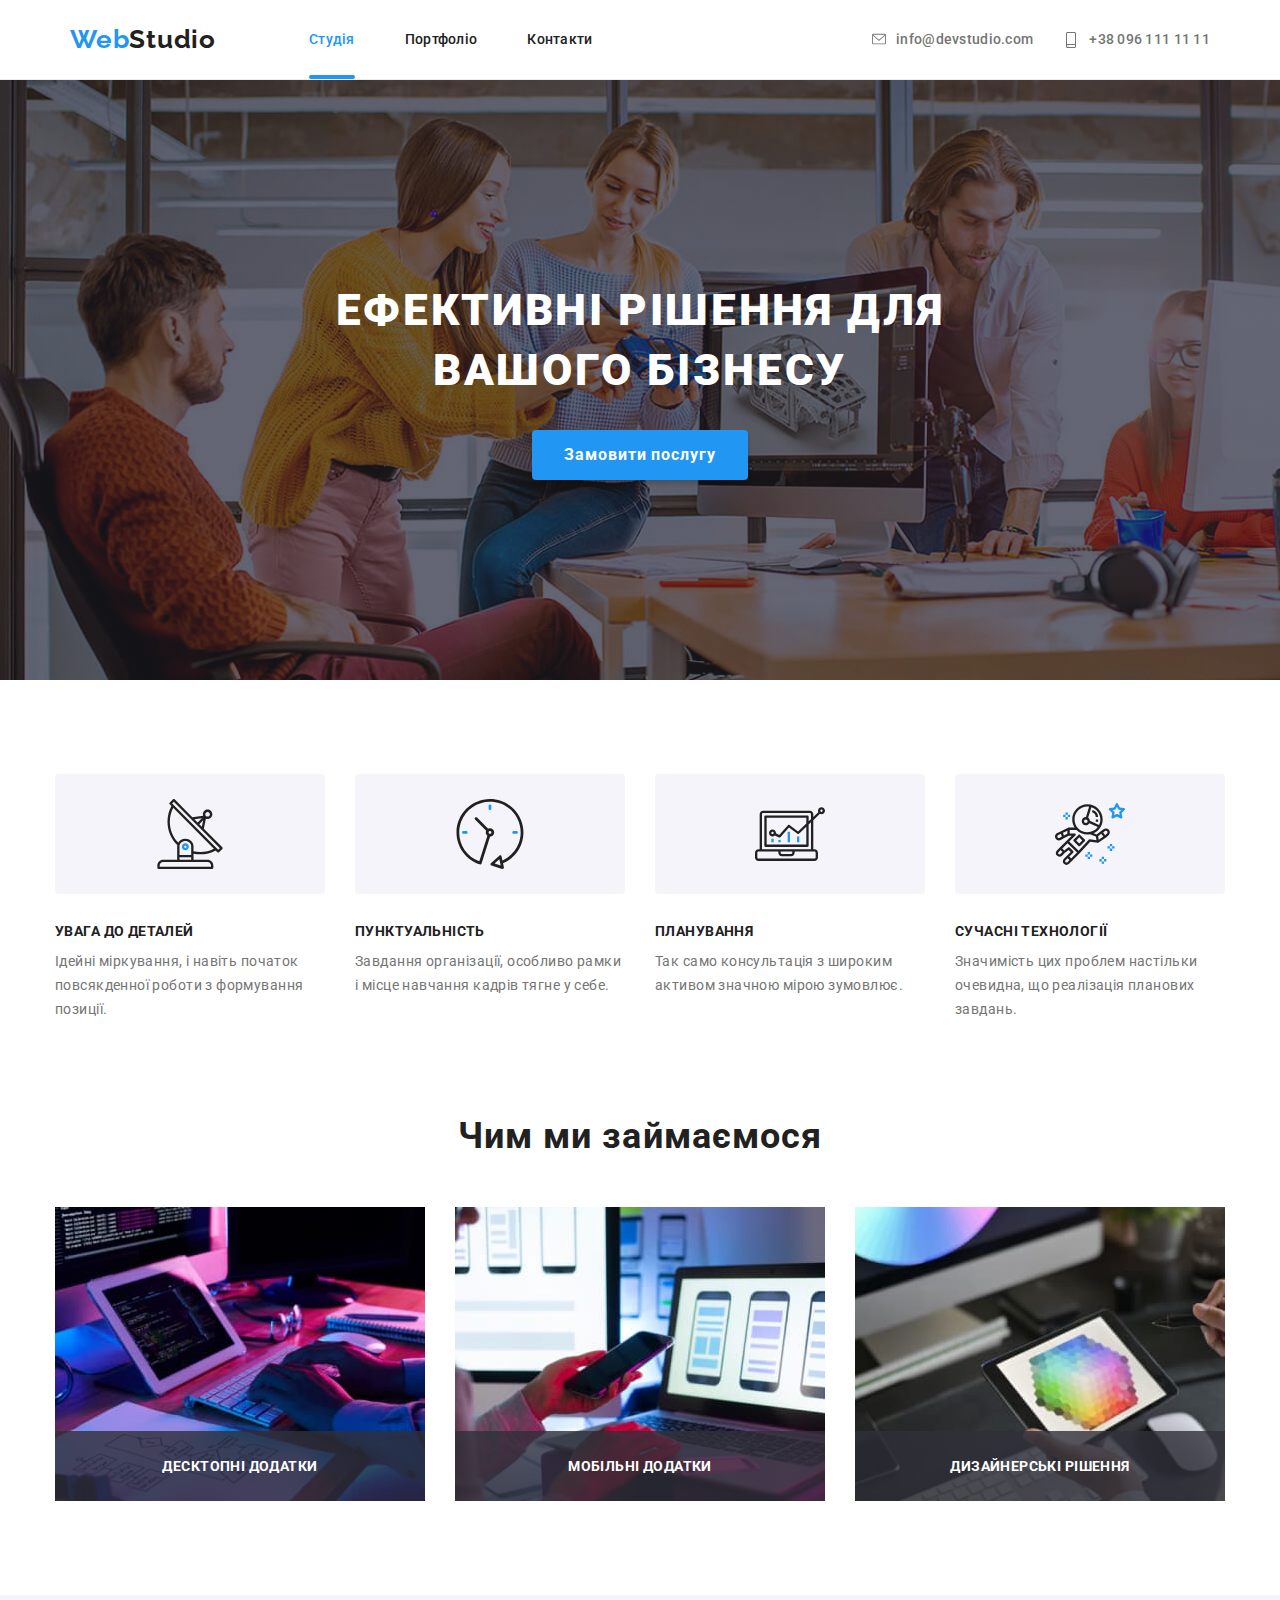
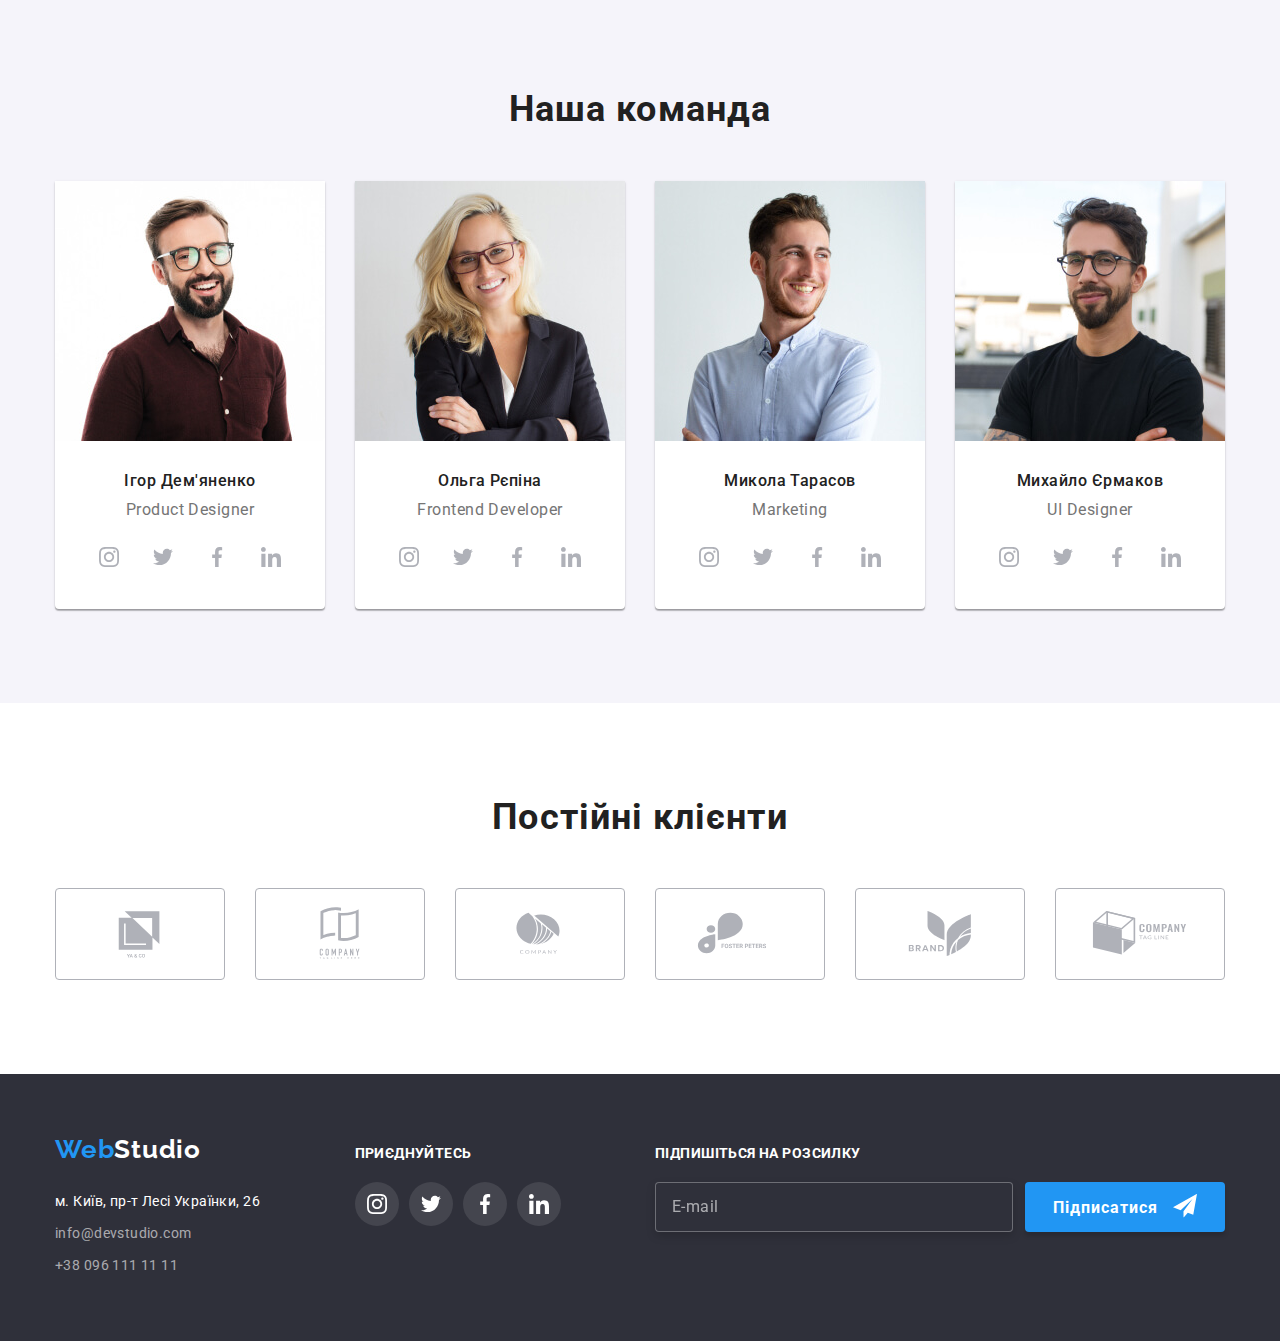
<file: index.html>
<!DOCTYPE html>
<html lang="uk">
<head>
    <meta charset="UTF-8">
    <meta http-equiv="X-UA-Compatible" content="IE=edge">
    <meta name="viewport" content="width=device-width, initial-scale=1.0">
    <title>Document</title>
    <link rel="stylesheet" href="./css/modern-normalize.css">
    <link rel="stylesheet" href="./css/main.min.css">
    <link href="https://fonts.googleapis.com/css2?family=Raleway:wght@700&family=Roboto:wght@400;500;700;900&display=swap" rel="stylesheet">
</head>
<body>

    <!--header-->
    <header class="header">
        <div class="container">
        <div class="header__mobile">
            <a class="mobile__logo" href="index.html"> <span class="mobile__leftlogo">Web</span>Studio</a>
                <button class="header__btn menu-btn">
                    <svg width="25" height="25" aria-label="open">
                        <use class="menu-btn__menu" href="./images/symbol.svg#icon-menu"></use>
                        <use class="menu-btn__close" href="./images/symbol.svg#icon-close"></use>
                    </svg>
                </button>
                <div class="mobile-menu">
                    <nav class="mobile__nav">
                        <ul class="mobile__list">
                            <li class="mobile__item"><a class="mobile__link mobile__link--current" href="index.html">Студія</a></li>
                            <li class="mobile__item"><a class="mobile__link" href="portfolio.html">Портфоліо</a></li>
                            <li class="mobile__item"><a class="mobile__link" href="">Контакти</a></li>
                        </ul>
                    </nav>
                
                    <div>
                    <ul class="mobile__contacts">
                        <li class="mobile__item"><a class="mobile__tel" href="tel:+380961111111">+38 096 111 11 11</a></li>
                        <li class="mobile__item"><a class="mobile__mail" href="mailto:example@gmail.com">example@gmail.com</a></li>
                    </ul>
    
                    <ul class="social-links list">
                        <li class="social-links__item"><a class="social-links__link" href="">Instagram</a></li>
                        <li class="social-links__item"><a class="social-links__link" href="">Twitter</a></li>
                        <li class="social-links__item"><a class="social-links__link" href="">Facebook</a></li>
                        <li class="social-links__item"><a class="social-links__link" href="">LinkedIn</a></li>
                    </ul>
                    </div>
                </div>
            </div>

        <div class="container header__section">
            <a class="header__logo" href="/index.html">
                <span class="header__leftlogo">Web</span>Studio</a>
            <nav class="header__nav">
                <ul class="nav__list list">
                    <li class="header__item"> <a class="header__link header__link--current" href="index.html">Студія</a></li>
                    <li class="header__item"> <a class="header__link " href="./portfolio.html" >Портфоліо</a></li>
                    <li class="header__item"> <a class="header__link " href="index.html">Контакти</a></li>
                </ul>
            </nav>
                <ul class="header__contact ">
                    <li class="contact__item"><a class="contact__icon" href="mailto:info@devstudio.com" target="_blank"
                        rel="noopener noreferrer"> <svg width="14" height="14">
                        <use href="./images/symbol.svg#icon-envelope"></use></svg>info@devstudio.com</a>
                    </li>
                    <li class="contact__item"> <a class="contact__icon" href="tel:+38096111111" target="_blank" 
                        rel="noopener noreferrer"> <svg width="16" height="16">
                        <use href="./images/symbol.svg#icon-smartphone"></use></svg>+38 096 111 11 11</a>
                    </li>
                </ul>
        </div>
        </div>
    </header>



    <!-- Hero -->


    <main>
        <section class="hero">
            <div class="container hero__section">
                <h1 class="hero__titel">Ефективні рішення для <br/> вашого бізнесу</h1>
                <button data-modal-open class="hero__button" type="button">Замовити послугу</button>
            </div>
        </section>
        

        <section class="about section">
            <div class="container">
                <h2 class="visually-hidden">Про нас</h2>

                <ul class="about__list list">
                    <li class="about__item"> 
                        <div class="about__icon">
                            <svg class="about__svg" width="70" height="70">
                                <use href="./images/symbol.svg#icon-antena"></use>
                            </svg>
                        </div>
                        <h3 class="about__titel">Увага до деталей</h3> 
                        <p class="about__text">Ідейні міркування, і навіть початок повсякденної роботи з формування позиції.</p> 
                    </li>
                    <li class="about__item">
                        <div class="about__icon">
                            <svg class="about__svg" width="70" height="70">
                                <use href="./images/symbol.svg#icon-clock"></use>
                            </svg>
                        </div> 
                        <h3 class="about__titel">Пунктуальність</h3> 
                        <p class="about__text">Завдання організації, особливо рамки і місце навчання кадрів тягне у себе.</p> 
                    </li>
                    <li class="about__item">
                        <div class="about__icon">
                            <svg class="about__svg" width="70" height="70">
                                <use href="./images/symbol.svg#icon-diagram"></use>
                            </svg>
                        </div> 
                        <h3 class="about__titel">Планування</h3> 
                        <p class="about__text">Так само консультація з широким активом значною мірою зумовлює.</p> 
                    </li>
                    <li class="about__item">
                        <div class="about__icon">
                            <svg class="about__svg" width="70" height="70">
                                <use href="./images/symbol.svg#icon-astronaut"></use>
                            </svg>
                        </div> 
                        <h3 class="about__titel">Сучасні технологіЇ</h3> 
                        <p class="about__texts">Значимість цих проблем настільки очевидна, що реалізація планових завдань.</p> 
                    </li>
                </ul>
            </div>
        </section>
   





        <section class="product section">
            <div class="container">
                <h2 class="product__titel">Чим ми займаємося</h2>
                <ul class="product__list list">
                    <li class="product__item">
                        <img src="./images/img.jpg" alt="Плануй" width="370" />
                        <div class="product__side">
                            <h3 class="side__title">Десктопні додатки</h3>
                        </div>
                    </li>
                    <li class="product__item">
                        <img src="./images/img1.jpg" alt="Розроби" width="370" />
                        <div class="product__side">
                            <h3 class="side__title">Мобільні додатки</h3>
                        </div>
                    </li>
                    <li class="product__item">
                        <img src="./images/img2.jpg" alt="Використовуй" width="370" />
                        <div class="product__side">
                            <h3 class="side__title">Дизайнерські рішення</h3>
                        </div>
                    </li>
                </ul>
            </div>
        </section>
   



        <section class="team section">
            <div class="container">
                <h2 class="team__titel">Наша команда</h2>
                <ul class="team__list list">
                    <li class="team__item">

                        <picture>
                            <source srcset="./images/team/prod-designer-mob.jpg 1x, ./images/team/prod-designer-mob@x2.jpg 2x" 
                            type="image/jpeg"
                            media="(max-width: 767px)"
                            />
                            <source srcset="./images/team/prod-designer-tab.jpg 1x, ./images/team/prod-designer-tab@x2.jpg 2x" 
                            type="image/jpeg"
                            media="(max-width: 1199px)"
                            />
                            <source srcset="./images/team/prod-designer-desk.jpg 1x, ./images/team/prod-designer-desk@x2.jpg 2x" 
                            type="image/jpeg"
                            media="(min-width: 1200px)"
                            />
                            <img src="./images/img3.jpg" alt="Розробник1" />
                        </picture>

                        <div class="team__person">
                            <h3 class="team__name">Ігор Дем'яненко</h3>
                            <p class="team__post">Product Designer</p>
                            <ul class="team__icons ">
                                <li>
                                    <a class="team__link" href="https://www.instagram.com/" aria-label="Instagram">
                                        <svg class="team__social" width="20" height="20">
                                            <use href="./images/symbol.svg#icon-instagram"></use>
                                        </svg>
                                    </a>
                                </li>
                                <li>
                                    <a class="team__link" href="https://twitter.com/" aria-label="Twitter">
                                        <svg class="team__social" width="20" height="20">
                                            <use href="./images/symbol.svg#icon-twitter"></use>
                                        </svg>
                                    </a>
                                </li>
                                <li>
                                    <a class="team__link" href="https://www.facebook.com/" aria-label="Facebook">
                                        <svg class="team__social" width="20" height="20">
                                            <use href="./images/symbol.svg#icon-facebook"></use>
                                        </svg>
                                    </a>
                                </li>
                                <li>
                                    <a class="team__link" href="https://ua.linkedin.com/" aria-label="LinkedIn">
                                        <svg class="team__social" width="20" height="20">
                                            <use href="./images/symbol.svg#icon-linkedin"></use>
                                        </svg>
                                    </a>
                                </li>
                            </ul>
                        </div>
                    </li>
                    <li class="team__item">

                        <picture>
                            <source srcset="./images/team/front-dev-mob.jpg 1x, ./images/team/front-dev-mob@x2.jpg 2x" 
                            type="image/jpeg"
                            media="(max-width: 767px)"
                            />
                            <source srcset="./images/team/front-dev-tab.jpg 1x, ./images/team/front-dev-tab@x2.jpg 2x" 
                            type="image/jpeg"
                            media="(max-width: 1199px)"
                            />

                            <source srcset="./images/team/front-dev-desk.jpg 1x, ./images/team/front-dev-desk@x2.jpg 2x" 
                            type="image/jpeg"
                            media="(min-width: 1200px)"
                            />

                            <!-- <source srcset="./images/team/front-dev-desk.jpg 1x, ./images/team/front-dev-desk@x2.jpg 2x" 
                            type="image/jpeg"
                            media="(min-width: 1200px)"
                            /> -->
                            <img src="./images/img4.jpg" alt="Розробник2"  />
                        </picture>

                        
                        <div class="team__person">
                            <h3 class="team__name">Ольга Рєпіна</h3>
                            <p class="team__post">Frontend Developer</p>
                            <ul class="team__icons list">
                                <li>
                                    <a class="team__link" href="https://www.instagram.com/" aria-label="Instagram">
                                        <svg class="team__social" width="20" height="20">
                                            <use href="./images/symbol.svg#icon-instagram"></use>
                                        </svg>
                                    </a>
                                </li>
                                <li>
                                    <a class="team__link" href="https://twitter.com/" aria-label="Twitter">
                                        <svg class="team__social" width="20" height="20">
                                            <use href="./images/symbol.svg#icon-twitter"></use>
                                        </svg>
                                    </a>
                                </li>
                                <li>
                                    <a class="team__link" href="https://www.facebook.com/" aria-label="Facebook">
                                        <svg class="team__social" width="20" height="20">
                                            <use href="./images/symbol.svg#icon-facebook"></use>
                                        </svg>
                                    </a>
                                </li>
                                <li>
                                    <a class="team__link" href="https://ua.linkedin.com/" aria-label="LinkedIn">
                                        <svg class="team__social" width="20" height="20">
                                            <use href="./images/symbol.svg#icon-linkedin"></use>
                                        </svg>
                                    </a>
                                </li>
                            </ul>
                        </div>
                    </li>
                    <li class="team__item">

                        <picture>
                            <source srcset="./images/team/marketing-mob.jpg 1x, ./images/team/marketing-mob@x2.jpg 2x" 
                            type="image/jpeg"
                            media="(max-width: 767px)"
                            />
                            <source srcset="./images/team/marketing-tab.jpg 1x, ./images/team/marketing-tab@x2.jpg 2x" 
                            type="image/jpeg"
                            media="(max-width: 1199px)"
                            />
                            <source srcset="./images/team/marketing-desk.jpg 1x, ./images/team/marketing-desk@x2.jpg 2x" 
                            type="image/jpeg"
                            media="(min-width: 1200px)"
                            />
                            <img src="./images/img5.jpg" alt="Розробник3"  />
                        </picture>

                        
                        <div class="team__person">
                            <h3 class="team__name">Микола Тарасов</h3>
                            <p class="team__post">Marketing</p>
                            <ul class="team__icons list">
                                <li>
                                    <a class="team__link" href="https://www.instagram.com/" aria-label="Instagram">
                                        <svg class="team__social" width="20" height="20">
                                            <use href="./images/symbol.svg#icon-instagram"></use>
                                        </svg>
                                    </a>
                                </li>
                                <li>
                                    <a class="team__link" href="https://twitter.com/" aria-label="Twitter">
                                        <svg class="team__social" width="20" height="20">
                                            <use href="./images/symbol.svg#icon-twitter"></use>
                                        </svg>
                                    </a>
                                </li>
                                <li>
                                    <a class="team__link" href="https://www.facebook.com/" aria-label="Facebook">
                                        <svg class="team__social" width="20" height="20">
                                            <use href="./images/symbol.svg#icon-facebook"></use>
                                        </svg>
                                    </a>
                                </li>
                                <li>
                                    <a class="team__link" href="https://ua.linkedin.com/" aria-label="LinkedIn">
                                        <svg class="team__social" width="20" height="20">
                                            <use href="./images/symbol.svg#icon-linkedin"></use>
                                        </svg>
                                    </a>
                                </li>
                            </ul>
                        </div>
                    </li>
                    <li class="team__item">

                        <picture>
                            <source srcset="./images/team/UI-des-mob.jpg 1x, ./images/team/UI-des-mob@x2.jpg 2x" 
                            type="image/jpeg"
                            media="(max-width: 767px)"
                            />
                            <source srcset="./images/team/UI-des-tab.jpg 1x, ./images/team/UI-des-tab@x2.jpg 2x" 
                            type="image/jpeg"
                            media="(max-width: 1199px)"
                            />
                            <source srcset="./images/team/UI-des-desk.jpg 1x, ./images/team/UI-des-desk@x2.jpg 2x" 
                            type="image/jpeg"
                            media="(min-width: 1200px)"
                            />
                            <img src="./images/img6.jpg" alt="Розробник4" />
                        </picture>

                        
                        <div class="team__person">
                            <h3 class="team__name">Михайло Єрмаков</h3>
                            <p class="team__post">UI Designer</p>
                            <ul class="team__icons list">
                                <li>
                                    <a class="team__link" href="https://www.instagram.com/" aria-label="Instagram">
                                        <svg class="team__social" width="20" height="20">
                                            <use href="./images/symbol.svg#icon-instagram"></use>
                                        </svg>
                                    </a>
                                </li>
                                <li>
                                    <a class="team__link" href="https://twitter.com/" aria-label="Twitter">
                                        <svg class="team__social" width="20" height="20">
                                            <use href="./images/symbol.svg#icon-twitter"></use>
                                        </svg>
                                    </a>
                                </li>
                                <li>
                                    <a class="team__link" href="https://www.facebook.com/" aria-label="Facebook">
                                        <svg class="team__social" width="20" height="20">
                                            <use href="./images/symbol.svg#icon-facebook"></use>
                                        </svg>
                                    </a>
                                </li>
                                <li>
                                    <a class="team__link" href="https://ua.linkedin.com/" aria-label="LinkedIn">
                                        <svg class="team__social" width="20" height="20">
                                            <use href="./images/symbol.svg#icon-linkedin"></use>
                                        </svg>
                                    </a>
                                </li>
                            </ul>
                        </div>
                    </li>
                </ul>
            </div>
        </section>

    




        <section class="clients section">
            <div class="container">
            <h2 class="clients__titel">Постійні клієнти</h2>
                <ul class="clients__list list">
                    <li class="clients__item">
                        <a class="clients__link" href="#" aria-label="Company1">
                        <svg class="clients__icon" width="106" height="60">
                            <use href="./images/symbol.svg#icon-Logo1"></use>
                        </svg>
                        </a>
                    </li>
                    <li class="clients__item">
                        <a class="clients__link" href="#" aria-label="Company2">
                            <svg class="clients__icon" width="106" height="60">
                                <use href="./images/symbol.svg#icon-Logo2"></use>
                            </svg>
                        </a>
                    </li>
                    <li class="clients__item">
                        <a class="clients__link" href="#" aria-label="Company3">
                            <svg class="clients__icon" width="106" height="60">
                                <use href="./images/symbol.svg#icon-Logo3"></use>
                            </svg>
                        </a>
                    </li>
                    <li class="clients__item">
                        <a class="clients__link" href="#" aria-label="Company4">
                            <svg class="clients__icon" width="106" height="60">
                                <use href="./images/symbol.svg#icon-Logo4"></use>
                            </svg>
                        </a>
                    </li>
                    <li class="clients__item">
                        <a class="clients__link" href="#" aria-label="Company5">
                            <svg class="clients__icon" width="106" height="60">
                                <use href="./images/symbol.svg#icon-Logo5"></use>
                            </svg>
                        </a>
                    </li>
                    <li class="clients__item">
                        <a class="clients__link" href="#" aria-label="Company6">
                            <svg class="clients__icon" width="106" height="60">
                                <use href="./images/symbol.svg#icon-Logo6"></use>
                            </svg>
                        </a>
                    </li>
                </ul>
            </div>
        </section>
    </main>

   



    <footer class="footer">
        <div class="container footer__section">
            
            <div class="div-info">
                <div class="div-logo">
                <a class="footer__logo" href="/index.html">
                    <span class="footer__leftlogo">Web</span><span class="footer__rightlogo">Studio</span>
                </a>
                </div>
                <address class="footer__list"> 
                    <a class="footer__link footer__address" href="https://goo.gl/maps/TMibXyuG7LxRnU1eA" target="_blank" rel="noopener noreferrer">м. Київ, пр-т Лесі Українки, 26</a><br>
                    <a class="footer__link footer__email" href="mailto:info@devstudio.com">info@devstudio.com</a><br>
                    <a class="footer__link footer__phone" href="tel:+380961111111">+38 096 111 11 11</a>
                </address>
            </div>
        

            <div class="social__footer">
                <h4 class="social__title">приєднуйтесь</h4>
                <ul class="social__list list">
                    <li>
                        <a class="social__link" href="https://www.instagram.com/lavashyk_official/" aria-label="Instagram">
                        <svg class="social__icon" width="20" height="20">
                            <use href="./images/symbol.svg#icon-instagram"></use>
                        </svg>
                        </a>
                    </li>
                    <li>
                        <a class="social__link" href="https://twitter.com/" aria-label="Twitter">
                        <svg class="social__icon" width="20" height="20">
                            <use href="./images/symbol.svg#icon-twitter"></use>
                        </svg>
                        </a>
                    </li>
                    <li>
                        <a class="social__link" href="https://www.facebook.com/" aria-label="Facebook">
                        <svg class="social__icon" width="20" height="20">
                            <use href="./images/symbol.svg#icon-facebook"></use>
                        </svg>
                        </a>
                    </li>
                    <li>
                        <a class="social__link" href="https://ua.linkedin.com/" aria-label="LinkedIn">
                        <svg class="social__icon" width="20" height="20">
                            <use href="./images/symbol.svg#icon-linkedin"></use>
                        </svg>
                        </a>
                    </li>
                </ul>
            </div>
            <div class="div__subscribe">
                <h4 class="social__title">Підпишіться на розсилку</h4>
                <form class="form__subscribe">
                    <input class="form__input" type="email" name="email" placeholder="E-mail" id="email">
                    <button class="button-subscribe" type="submit">Підписатися
                        <svg class="form__icon" width="24" height="24">
                            <use href="./images/symbol.svg#icon-send"></use>
                        </svg>
                    </button>
                </form>
            </div>
        </div>
    </footer>

    



    <!-- Modal -->

    <div class="background is-hidden" data-modal>
        <div class="modal">
            <button class="button__close" data-modal-close>
                <svg class="icon__close" width="11" height="11">
                    <use href="./images/symbol.svg#icon-close"></use>
                </svg>
            </button>
            <p class="modal__titel">Залиште свої дані, ми вам передзвонимо</p>
            <form class="modal__form">
                <div class="form__group">
                    <label class="modal__contact" for="name">Ім'я</label>
                    <input class="modal__input" type="text" name="name" id="name">
                    <svg class="modal__icon" width="18" height="18">
                        <use href="./images/symbol.svg#icon-person-black"></use>
                    </svg>
                </div>
                <div class="form__group">
                    <label class="modal__contact" for="phone">Телефон</label>
                    <input class="modal__input" type="tel" name="phone" id="phone">
                    <svg class="modal__icon" width="18" height="18">
                        <use href="./images/symbol.svg#icon-phone-black"></use>
                    </svg>
                </div>
                <div class="form__group">
                    <label class="modal__contact" for="mail">Пошта</label>
                    <input class="modal__input" type="email" name="mail" id="mail">
                    <svg class="modal__icon" width="18" height="18">
                        <use href="./images/symbol.svg#icon-email-black"></use>
                    </svg>
                </div>
                <div class="form__area">
                    <label class="modal__contact" for="comment">Коментар</label>
                    <textarea class="modal__textarea" name="comment" id="comment" placeholder="Введіть текст"></textarea>
                </div>
                <div class="form__checkbox">
                    <label class="label__accept" for="accept">
                        <span class="modal__square">
                            <input class="modal__checkbox" type="checkbox" name="accept" id="accept">
                            <svg class="icon__check" width="16" height="15">
                                <use href="./images/symbol.svg#icon-check"></use>
                            </svg>
                        </span>
                        <span class="modal__bottom-text">Погоджуюся з розсилкою та приймаю</span>
                    </label>
                    <a class="checkbox__link" href="#">Умови договору</a>
                </div>
                <button class="button__form" type="submit">Відправити</button>
            </form>
        </div>
    </div>

    <!-- Modal end -->

    <script src="./js/modal.js"></script>
    <script src="./js/mob-menu.js"></script>
</body>
</html>
</file>
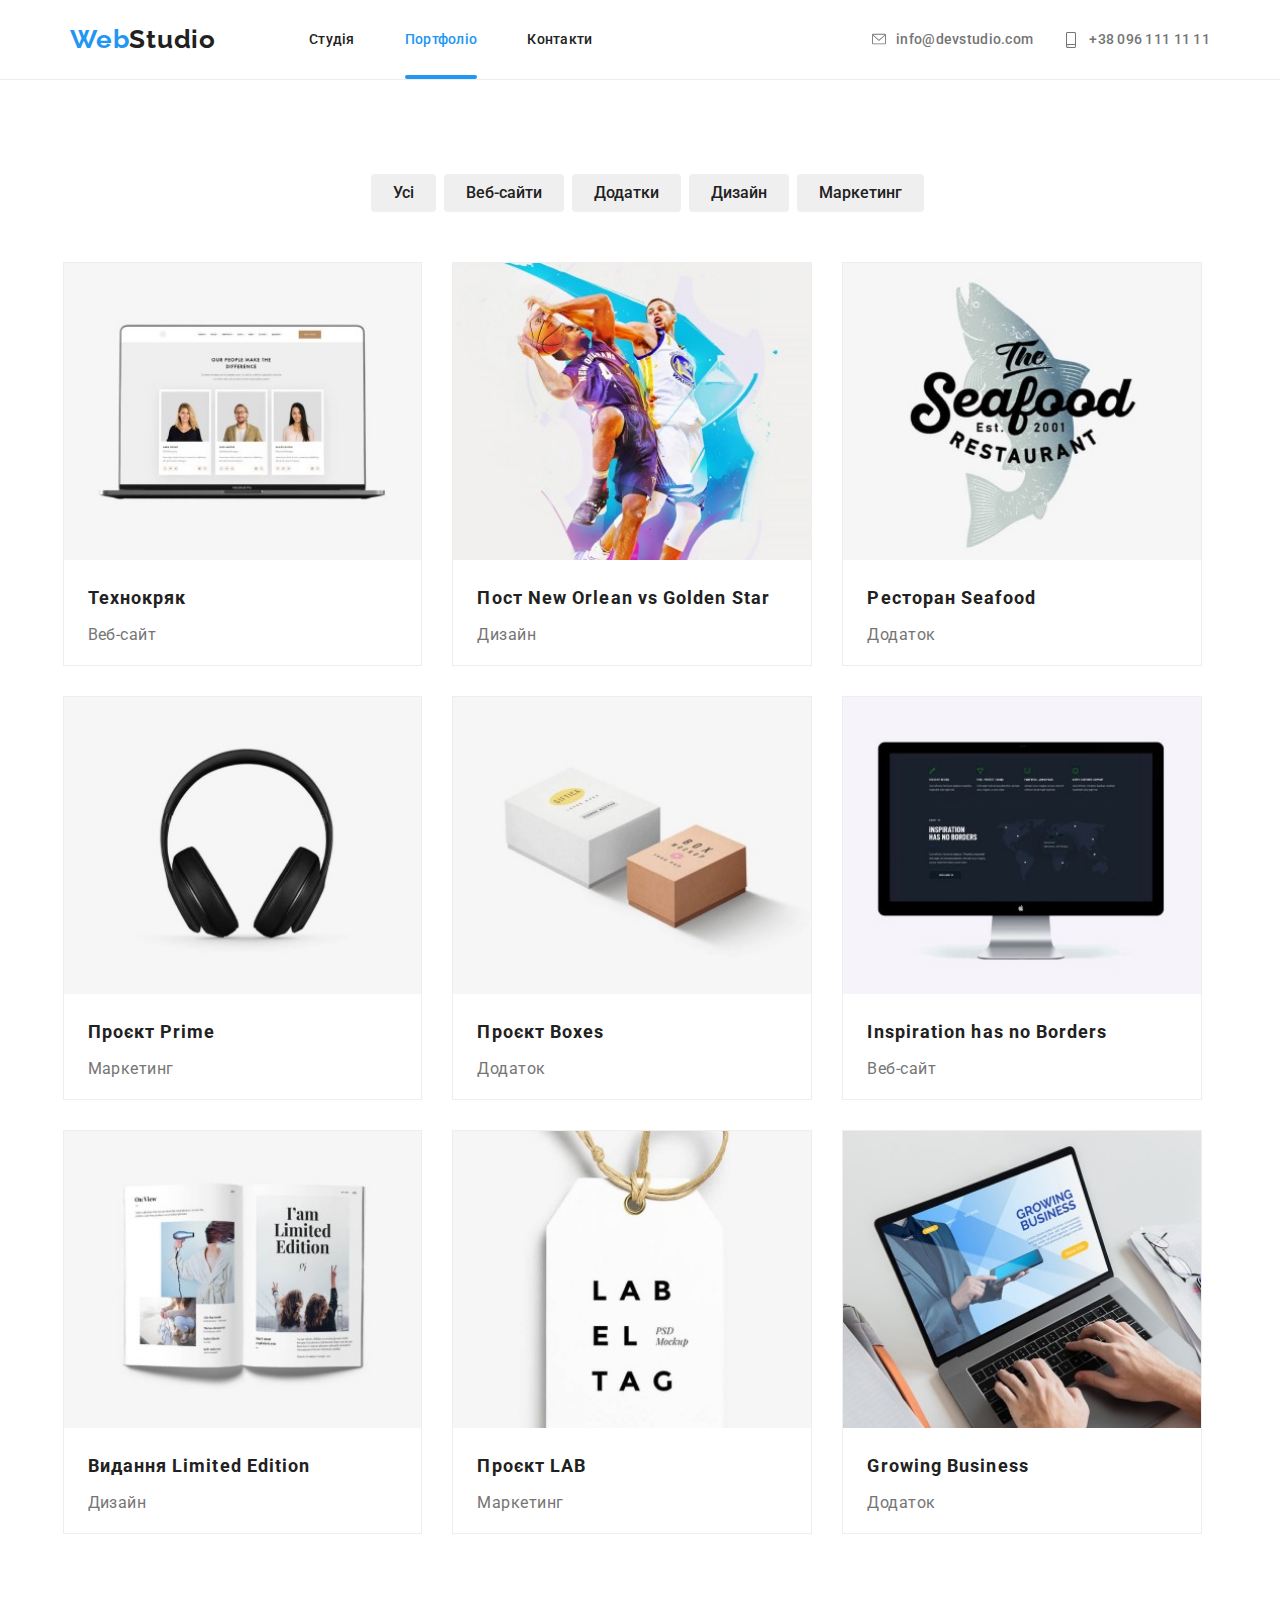
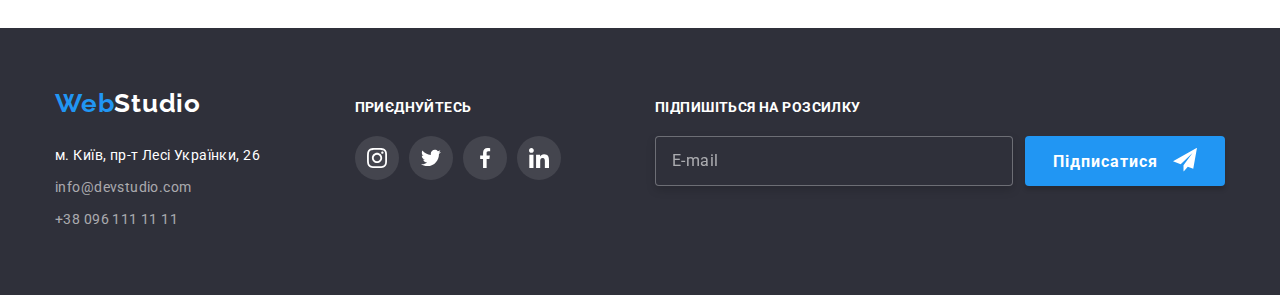
<file: portfolio.html>
<!DOCTYPE html>
<html lang="uk">
<head>
    <meta charset="UTF-8">
    <meta http-equiv="X-UA-Compatible" content="IE=edge">
    <meta name="viewport" content="width=device-width, initial-scale=1.0">
    <title>Document</title>
    <link rel="stylesheet" href="./css/modern-normalize.css">
    <link rel="stylesheet" href="./css/main.min.css">
    <link href="https://fonts.googleapis.com/css2?family=Raleway:wght@700&family=Roboto:wght@400;500;700;900&display=swap" rel="stylesheet">
</head>
<body>

    <!--шапка сайту-->
    <header class="header">
      <div class="container">
      <div class="header__mobile">
          <a class="mobile__logo" href="index.html"> <span class="mobile__leftlogo">Web</span>Studio</a>
              <button class="header__btn menu-btn">
                  <svg width="25" height="25" aria-label="open">
                      <use class="menu-btn__menu" href="./images/symbol.svg#icon-menu"></use>
                      <use class="menu-btn__close" href="./images/symbol.svg#icon-close"></use>
                  </svg>
              </button>
              <div class="mobile-menu">
                  <nav class="mobile__nav">
                      <ul class="mobile__list">
                          <li class="mobile__item"><a class="mobile__link mobile__link--current" href="index.html">Студія</a></li>
                          <li class="mobile__item"><a class="mobile__link" href="portfolio.html">Портфоліо</a></li>
                          <li class="mobile__item"><a class="mobile__link" href="">Контакти</a></li>
                      </ul>
                  </nav>
              
                  <div>
                  <ul class="mobile__contacts">
                      <li class="mobile__item"><a class="mobile__tel" href="tel:+380961111111">+38 096 111 11 11</a></li>
                      <li class="mobile__item"><a class="mobile__mail" href="mailto:example@gmail.com">example@gmail.com</a></li>
                  </ul>
  
                  <ul class="social-links list">
                      <li class="social-links__item"><a class="social-links__link" href="">Instagram</a></li>
                      <li class="social-links__item"><a class="social-links__link" href="">Twitter</a></li>
                      <li class="social-links__item"><a class="social-links__link" href="">Facebook</a></li>
                      <li class="social-links__item"><a class="social-links__link" href="">LinkedIn</a></li>
                  </ul>
                  </div>
              </div>
          </div>

      <div class="container header__section">
          <a class="header__logo" href="/index.html">
              <span class="header__leftlogo">Web</span>Studio</a>
          <nav class="header__nav">
              <ul class="nav__list list">
                  <li class="header__item"> <a class="header__link " href="index.html">Студія</a></li>
                  <li class="header__item"> <a class="header__link header__link--current" href="./portfolio.html" >Портфоліо</a></li>
                  <li class="header__item"> <a class="header__link " href="index.html">Контакти</a></li>
              </ul>
          </nav>
              <ul class="header__contact ">
                  <li class="contact__item"><a class="contact__icon" href="mailto:info@devstudio.com" target="_blank"
                      rel="noopener noreferrer"> <svg width="14" height="14">
                      <use href="./images/symbol.svg#icon-envelope"></use></svg>info@devstudio.com</a>
                  </li>
                  <li class="contact__item"> <a class="contact__icon" href="tel:+38096111111" target="_blank" 
                      rel="noopener noreferrer"> <svg width="16" height="16">
                      <use href="./images/symbol.svg#icon-smartphone"></use></svg>+38 096 111 11 11</a>
                  </li>
              </ul>
      </div>
      </div>
  </header>

   <!-- Головне -->
    <main>
      <section class="portfolio">
        <div class="portfolio__section container">
          <h1 class="visually-hidden">Портфоліо</h1>
          <ul class="portfolio__list list">
            <li class="portfolio__category"><button type="button" class="portfolio__button">Усі</button></li>
            <li class="portfolio__category"><button type="button" class="portfolio__button">Веб-сайти</button></li>
            <li class="portfolio__category"><button type="button" class="portfolio__button">Додатки</button></li>
            <li class="portfolio__category"><button type="button" class="portfolio__button">Дизайн</button></li>
            <li class="portfolio__category"><button type="button" class="portfolio__button">Маркетинг</button></li>
          </ul>
          <ul class="projects__list list">
            <li class="project__item block">
              <div class="box__content">
                <a href="#">
                  <picture>
                            <source srcset=
                              "./images/portfolio/img-1_mob.jpg 1x,
                              ./images/portfolio/img-1_mob@2x.jpg 2x" 
                            type="image/jpeg"
                            media="(max-width: 767px)"
                            />
                            <source srcset="./images/portfolio/img-1_tab.jpg 1x, ./images/portfolio/img-1_tab@2x.jpg 2x" 
                            type="image/jpeg"
                            media="(min-width: 768px)"
                            />
                            <source srcset="./images/portfolio/img-1_desk.jpg 1x, ./images/portfolio/img-1_desk@2x.jpg 2x" 
                            type="image/jpeg"
                            media="(min-width: 1200px)"
                            />
                    
                    <img class="test__img" src="./images/portfolio.jpg" alt="Технокряк" >
                  </picture>
                <div class="box__text">
                  <p class="project__text">Ресурс пропонує комплексні пропозиції з різним рівнем функціоналу та сервісів. Все
                      це дозволить відвідувачу отримати вичерпні відомості про компанію чи приватну особу.</p>
                </div>
                </a>
              </div>
                <div class="project__box">
                  <h2 class="box__title">Технокряк</h2>
                  <p class="box__desc">Веб-сайт</p>
                </div>
              
            </li>
            <li class="project__item block">

              <div class="box__content">
                <a href="#">

                  <picture>
                    <source srcset=
                    "./images/portfolio/img-2_mob.jpg 1x,
                    ./images/portfolio/img-2_mob@2x.jpg 2x" 
                  type="image/jpeg"
                  media="(max-width: 767px)"
                  />
                  <source srcset="./images/portfolio/img-2_tab.jpg 1x, ./images/portfolio/img-2_tab@2x.jpg 2x" 
                  type="image/jpeg"
                  media="(min-width: 768px)"
                  />
                  <source srcset="./images/portfolio/img-2_desk.jpg 1x, ./images/portfolio/img-2_desk@2x.jpg 2x" 
                  type="image/jpeg"
                  media="(min-width: 1200px)"
                  />
                  <img class="test__img" src="./images/portfolio1.jpg" alt="Постер New Orlean" >
                  </picture>

                
                <div class="box__text">
                  <p class="project__text">Ресурс пропонує комплексні пропозиції з різним рівнем функціоналу та сервісів. Все
                      це дозволить відвідувачу отримати вичерпні відомості про компанію чи приватну особу.</p>
                </div>
               </a>
              </div>
                <div class="project__box">
                  <h2 class="box__title">Пост New Orlean vs Golden Star</h2>
                  <p class="box__desc">Дизайн</p>
                </div>
              
            </li>
            <li class="project__item block">
              <div class="box__content">
                <a href="#">
                  <picture>
                    <source srcset=
                    "./images/portfolio/img-3_mob.jpg 1x,
                    ./images/portfolio/img-3_mob@2x.jpg 2x" 
                  type="image/jpeg"
                  media="(max-width: 767px)"
                  />
                  <source srcset="./images/portfolio/img-3_tab.jpg 1x, ./images/portfolio/img-3_tab@2x.jpg 2x" 
                  type="image/jpeg"
                  media="(min-width: 768px)"
                  />
                  <source srcset="./images/portfolio/img-3_desk.jpg 1x, ./images/portfolio/img-3_desk@2x.jpg 2x" 
                  type="image/jpeg"
                  media="(min-width: 1200px)"
                  />
                  <img class="test__img" src="./images/portfolio2.jpg" alt="Ресторан Seafood" >
                  </picture>


                  <div class="box__text">
                    <p class="project__text">Ресурс пропонує комплексні пропозиції з різним рівнем функціоналу та сервісів. Все
                        це дозволить відвідувачу отримати вичерпні відомості про компанію чи приватну особу.</p>
                  </div>
                </a>
              </div>
                <div class="project__box">
                  <h2 class="box__title">Ресторан Seafood</h2>
                  <p class="box__desc">Додаток</p>
                </div>
                
            </li>
            <li class="project__item block">
              <div class="box__content">
                <a href="#">
                  <picture>
                    <source srcset=
                    "./images/portfolio/img-4_mob.jpg 1x,
                    ./images/portfolio/img-4_mob@2x.jpg 2x" 
                  type="image/jpeg"
                  media="(max-width: 767px)"
                  />
                  <source srcset="./images/portfolio/img-4_tab.jpg 1x, ./images/portfolio/img-4_tab@2x.jpg 2x" 
                  type="image/jpeg"
                  media="(min-width: 768px)"
                  />
                  <source srcset="./images/portfolio/img-4_desk.jpg 1x, ./images/portfolio/img-4_desk@2x.jpg 2x" 
                  type="image/jpeg"
                  media="(min-width: 1200px)"
                  />
                  <img class="test__img" src="./images/portfolio3.jpg" alt="Проєкт Prime" >
                  </picture>
                  <div class="box__text">
                    <p class="project__text">Ресурс пропонує комплексні пропозиції з різним рівнем функціоналу та сервісів. Все
                        це дозволить відвідувачу отримати вичерпні відомості про компанію чи приватну особу.</p>
                  </div>
                </a>
              </div>
                <div class="project__box">
                  <h2 class="box__title">Проєкт Prime</h2>
                  <p class="box__desc">Маркетинг</p>
                </div>
                
            </li>
            <li class="project__item block">
              <div class="box__content">
                <a href="#">
                  <picture>
                    <source srcset=
                    "./images/portfolio/img-5_mob.jpg 1x,
                    ./images/portfolio/img-5_mob@2x.jpg 2x" 
                  type="image/jpeg"
                  media="(max-width: 767px)"
                  />
                  <source srcset="./images/portfolio/img-5_tab.jpg 1x, ./images/portfolio/img-5_tab@2x.jpg 2x" 
                  type="image/jpeg"
                  media="(min-width: 768px)"
                  />
                  <source srcset="./images/portfolio/img-5_desk.jpg 1x, ./images/portfolio/img-5_desk@2x.jpg 2x" 
                  type="image/jpeg"
                  media="(min-width: 1200px)"
                  />
                  <img class="test__img" src="./images/portfolio4.jpg" alt="Проєкт Boxes" >
                  </picture>
                  
                  <div class="box__text">
                    <p class="project__text">Ресурс пропонує комплексні пропозиції з різним рівнем функціоналу та сервісів. Все
                        це дозволить відвідувачу отримати вичерпні відомості про компанію чи приватну особу.</p>
                  </div>
                </a>
              </div>
                <div class="project__box">
                  <h2 class="box__title">Проєкт Boxes</h2>
                  <p class="box__desc">Додаток</p>
                </div>
              
            </li>
            <li class="project__item block">
              <div class="box__content">
                <a href="#">
                  <picture>
                    <source srcset=
                    "./images/portfolio/img-6_mob.jpg 1x,
                    ./images/portfolio/img-6_mob@2x.jpg 2x" 
                  type="image/jpeg"
                  media="(max-width: 767px)"
                  />
                  <source srcset="./images/portfolio/img-6_tab.jpg 1x, ./images/portfolio/img-6_tab@2x.jpg 2x" 
                  type="image/jpeg"
                  media="(min-width: 768px)"
                  />
                  <source srcset="./images/portfolio/img-6_desk.jpg 1x, ./images/portfolio/img-6_desk@2x.jpg 2x" 
                  type="image/jpeg"
                  media="(min-width: 1200px)"
                  />
                  <img class="test__img" src="./images/portfolio5.jpg" alt="Inspiration has no Borders" >
                  </picture>
                  
                  <div class="box__text">
                    <p class="project__text">Ресурс пропонує комплексні пропозиції з різним рівнем функціоналу та сервісів. Все
                        це дозволить відвідувачу отримати вичерпні відомості про компанію чи приватну особу.</p>
                  </div>
                </a>
              </div>
                <div class="project__box">
                  <h2 class="box__title">Inspiration has no Borders</h2>
                  <p class="box__desc">Веб-сайт</p>
                </div>
                
            </li>
            <li class="project__item block">
              <div class="box__content">
                <a href="#">
                  <picture>
                    <source srcset=
                    "./images/portfolio/img-7_mob.jpg 1x,
                    ./images/portfolio/img-7_mob@2x.jpg 2x" 
                  type="image/jpeg"
                  media="(max-width: 767px)"
                  />
                  <source srcset="./images/portfolio/img-7_tab.jpg 1x, ./images/portfolio/img-7_tab@2x.jpg 2x" 
                  type="image/jpeg"
                  media="(min-width: 768px)"
                  />
                  <source srcset="./images/portfolio/img-7_desk.jpg 1x, ./images/portfolio/img-7_desk@2x.jpg 2x" 
                  type="image/jpeg"
                  media="(min-width: 1200px)"
                  />
                  <img class="test__img" src="./images/portfolio6.jpg" alt="Видання Limited Edition" >
                  </picture>
                  
                  <div class="box__text">
                    <p class="project__text">Ресурс пропонує комплексні пропозиції з різним рівнем функціоналу та сервісів. Все
                        це дозволить відвідувачу отримати вичерпні відомості про компанію чи приватну особу.</p>
                  </div>
                </a>
              </div>
                <div class="project__box">
                  <h2 class="box__title">Видання Limited Edition</h2>
                  <p class="box__desc">Дизайн</p>
                </div>
                
            </li>
            <li class="project__item block">
              <div class="box__content">
                <a href="#">
                  <picture>
                    <source srcset=
                    "./images/portfolio/img-8_mob.jpg 1x,
                    ./images/portfolio/img-8_mob@2x.jpg 2x" 
                  type="image/jpeg"
                  media="(max-width: 767px)"
                  />
                  <source srcset="./images/portfolio/img-8_tab.jpg 1x, ./images/portfolio/img-8_tab@2x.jpg 2x" 
                  type="image/jpeg"
                  media="(min-width: 768px)"
                  />
                  <source srcset="./images/portfolio/img-8_desk.jpg 1x, ./images/portfolio/img-8_desk@2x.jpg 2x" 
                  type="image/jpeg"
                  media="(min-width: 1200px)"
                  />
                  <img class="test__img" src="./images/portfolio7.jpg" alt="Проєкт LAB"  />
                  </picture>
                  
                  <div class="box__text">
                    <p class="project__text">Ресурс пропонує комплексні пропозиції з різним рівнем функціоналу та сервісів. Все
                        це дозволить відвідувачу отримати вичерпні відомості про компанію чи приватну особу.</p>
                  </div>
                </a>  
              </div>
                <div class="project__box">
                  <h2 class="box__title">Проєкт LAB</h2>
                  <p class="box__desc">Маркетинг</p>
                </div>
                
            </li>
            <li class="project__item block">
              <div class="box__content">
                <a href="#">
                  <picture>
                    <source srcset=
                    "./images/portfolio/img-9_mob.jpg 1x,
                    ./images/portfolio/img-9_mob@2x.jpg 2x" 
                  type="image/jpeg"
                  media="(max-width: 767px)"
                  />
                  <source srcset="./images/portfolio/img-9_tab.jpg 1x, ./images/portfolio/img-9_tab@2x.jpg 2x" 
                  type="image/jpeg"
                  media="(min-width: 768px)"
                  />
                  <source srcset="./images/portfolio/img-9_desk.jpg 1x, ./images/portfolio/img-9_desk@2x.jpg 2x" 
                  type="image/jpeg"
                  media="(min-width: 1200px)"
                  />
                  <img class="test__img" src="./images/portfolio8.jpg" alt="Growing Business"  />
                  </picture>
                  
                  <div class="box__text">
                    <p class="project__text">Ресурс пропонує комплексні пропозиції з різним рівнем функціоналу та сервісів. Все
                        це дозволить відвідувачу отримати вичерпні відомості про компанію чи приватну особу.</p>
                  </div>
                </a>
              </div>
                <div class="project__box">
                  <h2 class="box__title">Growing Business</h2>
                  <p class="box__desc">Додаток</p>
                </div>
                
              
            </li>
          </ul>
        </div>
      </section>
    </main>
    <!-- Футер -->
    <footer class="footer">
      <div class="container footer__section">
          <div class="div-info">
              <div class="div-logo">
              <a class="footer__logo" href="/index.html">
                  <span class="footer__leftlogo">Web</span><span class="footer__rightlogo">Studio</span>
              </a>
              </div>
              <address class="footer__list"> 
                  <a class="footer__link footer__address" href="https://goo.gl/maps/TMibXyuG7LxRnU1eA" target="_blank" rel="noopener noreferrer">м. Київ, пр-т Лесі Українки, 26</a><br>
                  <a class="footer__link footer__email" href="mailto:info@devstudio.com">info@devstudio.com</a><br>
                  <a class="footer__link footer__phone" href="tel:+380961111111">+38 096 111 11 11</a>
              </address>
          </div>
      

          <div class="social__footer">
              <h4 class="social__title">приєднуйтесь</h4>
              <ul class="social__list list">
                  <li>
                      <a class="social__link" href="https://www.instagram.com/lavashyk_official/" aria-label="Instagram">
                      <svg class="social__icon" width="20" height="20">
                          <use href="./images/symbol.svg#icon-instagram"></use>
                      </svg>
                      </a>
                  </li>
                  <li>
                      <a class="social__link" href="https://twitter.com/" aria-label="Twitter">
                      <svg class="social__icon" width="20" height="20">
                          <use href="./images/symbol.svg#icon-twitter"></use>
                      </svg>
                      </a>
                  </li>
                  <li>
                      <a class="social__link" href="https://www.facebook.com/" aria-label="Facebook">
                      <svg class="social__icon" width="20" height="20">
                          <use href="./images/symbol.svg#icon-facebook"></use>
                      </svg>
                      </a>
                  </li>
                  <li>
                      <a class="social__link" href="https://ua.linkedin.com/" aria-label="LinkedIn">
                      <svg class="social__icon" width="20" height="20">
                          <use href="./images/symbol.svg#icon-linkedin"></use>
                      </svg>
                      </a>
                  </li>
              </ul>
          </div>
          <div class="div__subscribe">
              <h4 class="social__title">Підпишіться на розсилку</h4>
              <form class="form__subscribe">
                  <input class="form__input" type="email" name="email" placeholder="E-mail" id="email">
                  <button class="button-subscribe" type="submit">Підписатися
                      <svg class="form__icon" width="24" height="24">
                          <use href="./images/symbol.svg#icon-send"></use>
                      </svg>
                  </button>
              </form>
          </div>
      </div>
  </footer>

<script src="./js/mob-menu.js"></script>

</body>
</html>
</file>
<file: css/main.min.css>
:root{--main-color-title: #212121;--main-color-text: #757575;--accent-color: #2196F3;--additional-color: rgba(255, 255, 255, 0.6);--black-color: #000000;--main-background-color: #fff;--header-bg: #ECECEC;--additional-bg: #2F303A;--light-background-color: #F5F4FA;--link-color: #afb1b8 }h1,h2,h3,h4,p,ul{margin-top:0;margin-bottom:0;padding-right:0;padding-left:0}a{text-decoration:none}ul,li{list-style:none;padding:0;margin:0}address{font-style:normal}button{font-family:inherit;margin:0;padding:0;cursor:pointer}p{margin:0}img{display:block;max-width:100%;height:auto}textarea{resize:none}body{background-color:var(--main-background-color);color:var(--main-color-text);font-family:"Roboto",sans-serif;letter-spacing:.03em;font-size:14px}.visually-hidden{position:absolute;width:1px;height:1px;margin:-1px;border:0;padding:0;white-space:nowrap;clip-path:inset 100%;clip:rect(0 0 0 0);overflow:hidden}.container{margin-right:auto;margin-left:auto;padding-right:15px;padding-left:15px;max-width:480px}@media screen and (min-width: 768px){.container{max-width:768px}}@media screen and (min-width: 1200px){.container{max-width:1200px}}.section{padding-top:94px;padding-bottom:94px}.list{list-style:none}.hero__button{padding-top:10px;padding-right:32px;padding-bottom:10px;padding-left:32px;height:50px;border:none;border-radius:4px;box-shadow:0px 4px 4px rgba(0,0,0,.15);font-weight:700;font-size:16px;line-height:1.625;align-items:center;text-align:center;letter-spacing:.06em;color:var(--main-background-color);background-color:var(--accent-color)}.button-subscribe,.button__form{width:200px;height:50px;margin:0 auto;border:none;background-color:var(--accent-color);box-shadow:0px 4px 4px rgba(0,0,0,.15);border-radius:4px;font-weight:700;font-size:16px;line-height:2;letter-spacing:.06em;color:var(--main-background-color)}.footer__logo,.header__logo{display:block;font-family:"Raleway",sans-serif;font-weight:700;font-size:26px;line-height:1.2;letter-spacing:.03em;color:var(--main-color-title)}.footer__leftlogo,.header__leftlogo{color:var(--accent-color)}.clients__titel,.team__titel,.product__titel{margin-bottom:50px;color:var(--main-color-title);font-weight:700;font-size:36px;line-height:1,16;text-align:center;letter-spacing:.03em}.team__icons{display:flex;justify-content:center;flex-wrap:nowrap;padding-top:16px;gap:10px}.team__link{display:flex;justify-content:center;align-items:center;background-color:rgba(0,0,0,0);width:44px;height:44px;border-radius:50%;transition-duration:250ms;transition-timing-function:cubic-bezier(0.4, 0, 0.2, 1)}.team__link:hover,.team__link:focus{background-color:var(--accent-color)}.team__link:hover .team__social,.team__link:focus .team__social{fill:var(--main-background-color)}.team__social{fill:var(--link-color)}.social__title{font-weight:700;font-size:14px;line-height:1.14;text-transform:uppercase;color:var(--main-background-color);margin-bottom:20px;padding-top:7px}.social__list{display:flex;flex-wrap:nowrap;max-width:300px;gap:10px}.social__link{display:flex;justify-content:center;align-items:center;background-color:rgba(255,255,255,.1);width:44px;height:44px;border-radius:50%;transition-duration:250ms;transition-timing-function:cubic-bezier(0.4, 0, 0.2, 1)}.social__link:hover,.social__link:focus{background-color:var(--accent-color)}.social__icon{width:20px;height:20px;fill:var(--main-background-color)}.background{position:absolute;visibility:visible;width:100%;height:100%;top:0;left:0;background-color:rgba(0,0,0,.2);transition-duration:250ms;transition-timing-function:cubic-bezier(0.4, 0, 0.2, 1);z-index:3}.background.is-hidden{pointer-events:none;opacity:0;visibility:hidden}.background.is-hidden .modal{transform:translate(-50%, -50%) scale(0.5)}.modal{position:absolute;left:50%;top:50%;transform:translate(-50%, -50%);width:528px;height:581px;padding:40px;background:var(--main-background-color);box-shadow:0px 1px 3px rgba(0,0,0,.12),0px 1px 1px rgba(0,0,0,.14),0px 2px 1px rgba(0,0,0,.2);border-radius:4px;transition-duration:250ms;transition-timing-function:cubic-bezier(0.4, 0, 0.2, 1);z-index:4}@media screen and (max-width: 480px){.modal{width:90%;height:100%}}@media screen and (min-width: 480px){.modal{width:450px;height:609px}}@media screen and (min-width: 1200px){.modal{width:528px;height:581px}}.button__close{position:absolute;display:flex;align-items:center;justify-content:center;width:30px;height:30px;right:8px;top:8px;border:1px solid rgba(0,0,0,.1);border-radius:50%;background-color:var(--main-background-color)}.button__close:hover .icon__close,.button__close:focus .icon__close{fill:var(--accent-color)}.icon__close{width:11px;height:11px;fill:var(--black-color);transition-duration:250ms;transition-timing-function:cubic-bezier(0.4, 0, 0.2, 1)}.modal__titel{display:flex;justify-content:center;font-weight:700;font-size:20px;margin-bottom:12px;letter-spacing:.03em;color:var(--black-color)}@media screen and (max-width: 1200px){.modal__titel{text-align:center}}.modal__form{display:flex;flex-direction:column}.form__group{position:relative;margin-bottom:10px}.modal__contact{font-size:12px;line-height:1.17;letter-spacing:.01em;color:var(--main-color-text)}.modal__input{height:40px;width:100%;margin-top:4px;border:1px solid rgba(33,33,33,.2);border-radius:4px;cursor:pointer;outline:rgba(0,0,0,0);transition-duration:250ms;transition-timing-function:cubic-bezier(0.4, 0, 0.2, 1);padding-left:42px}.modal__input:hover,.modal__input:focus{border-color:var(--accent-color)}.modal__input:hover+.modal__icon,.modal__input:focus+.modal__icon{fill:var(--accent-color)}.modal__textarea{height:120px;width:100%;margin-bottom:20px;margin-top:4px;border:1px solid rgba(33,33,33,.2);border-radius:4px;cursor:pointer;outline:rgba(0,0,0,0);transition-duration:250ms;transition-timing-function:cubic-bezier(0.4, 0, 0.2, 1);padding:12px 16px}.modal__textarea::placeholder{font-size:12px;line-height:1.17;letter-spacing:.01em;color:rgba(117,117,117,.5)}.modal__textarea:hover,.modal__textarea:focus{border-color:var(--accent-color)}.modal__icon{position:absolute;top:50%;left:12px;fill:var(--main-color-title);transition-duration:250ms;transition-timing-function:cubic-bezier(0.4, 0, 0.2, 1)}.form__checkbox{display:flex;align-items:center;margin-bottom:30px}.label__accept{display:flex;align-items:center;font-size:14px;line-height:1.71;color:var(--main-color-text)}.modal__square{position:relative;display:flex;align-items:center;justify-content:center;width:16px;height:15px;border:2px solid var(--main-color-title);border-radius:3px;margin-right:9px}@media screen and (min-width: 1200px){.modal__square{margin-left:12px}}.modal__checkbox{outline:rgba(0,0,0,0);opacity:0}.modal__checkbox:checked+.icon__check{background-color:var(--accent-color);border-color:rgba(0,0,0,0)}.icon__check{position:absolute;fill:var(--main-background-color);border:1px solid var(--main-color-title);border-radius:2px}.modal__bottom-text{font-size:11px}@media screen and (max-width: 480px){.modal__bottom-text{font-size:5px}}@media screen and (min-width: 1200px){.modal__bottom-text{font-size:14px}}.checkbox__link{margin-left:5px;font-size:11px;border-bottom:1px solid;color:var(--accent-color)}@media screen and (max-width: 480px){.checkbox__link{font-size:5px}}@media screen and (min-width: 1200px){.checkbox__link{font-size:14px}}.button__form:hover,.button__form:focus{background-color:#188ce8;box-shadow:0px 4px 4px rgba(0,0,0,.15)}body.overflow{overflow:hidden}.header__mobile{display:flex;justify-content:space-between;align-items:center}@media screen and (min-width: 768px){.header__mobile{display:none}}.mobile__logo{color:#000;text-decoration:none;margin-left:15px;font-family:Raleway,sans-serif;font-weight:700;font-size:26px;line-height:1.2}.mobile__leftlogo{color:var(--accent-color)}.header__btn{height:50px;width:50px;border:none;padding:10px;display:flex;align-items:center;position:relative;z-index:2;background-color:#fff;border-radius:5px}.header__btn .menu-btn__close{display:none}.header__btn.active{transition-duration:250ms;transition-timing-function:cubic-bezier(0.4, 0, 0.2, 1)}.header__btn.active .menu-btn__menu{display:none}.header__btn.active .menu-btn__close{display:block}.header__btn:hover{color:var(--accent-color);fill:var(--accent-color)}.mobile-menu{display:none;overflow:auto}.mobile-menu.active{display:flex;justify-content:space-between;flex-direction:column;position:fixed;top:0;left:0;width:100%;height:100%;padding:48px 40px;z-index:1;background-color:#fff}.mobile__item{margin-bottom:32px}.mobile__item:last-child{margin-bottom:64px}.mobile__link{color:var(--main-color-title);font-weight:500;font-size:40px;line-height:1.1;letter-spacing:.02em;text-decoration:none;transition-duration:250ms;transition-timing-function:cubic-bezier(0.4, 0, 0.2, 1)}.mobile__link:hover,.mobile__link:focus{color:var(--accent-color)}.mobile__link--current{color:var(--accent-color)}.mobile__tel{text-decoration:none;font-weight:500;font-size:34px;line-height:1.17;letter-spacing:.02em;color:var(--accent-color)}.mobile__mail{text-decoration:none;font-weight:500;font-size:24px;line-height:1.17;letter-spacing:.02em;color:var(--main-color-text)}.social-links{display:flex}.social-links__item:not(:last-child){border-right:1px solid rgba(33,33,33,.2);margin-right:10px;padding-right:10px}.social-links__link{color:var(--accent-color);text-decoration:none;font-weight:500;font-size:11px;line-height:1.22;letter-spacing:.02em}@media screen and (min-width: 480px){.social-links__link{font-size:18px}}.header{border-bottom-width:1px;border-bottom-style:solid;border-bottom-color:var(--header-bg)}.header__section{display:none}@media screen and (min-width: 768px){.header__section{display:flex;align-items:center}}.header__logo{margin-right:93px}.nav__list{display:flex;gap:50px}.header__item{position:relative;padding:32px 0;font-weight:500;line-height:1.1;letter-spacing:.02em}.header__link{color:var(--main-color-title);transition-duration:250ms;transition-timing-function:cubic-bezier(0.4, 0, 0.2, 1)}.header__link:hover,.header__link:focus{color:var(--accent-color)}.header__link--current{color:var(--accent-color)}.header__link--current::after{display:block;position:absolute;content:"";left:0;bottom:0;width:100%;height:4px;background-color:var(--accent-color);border-radius:2px}.header__contact{margin-left:auto}@media screen and (min-width: 1200px){.header__contact{display:flex}}.contact__item{font-weight:500;line-height:1.1;margin-top:10px;letter-spacing:.02em;color:var(--main-color-title)}.contact__item :hover,.contact__item :focus{color:var(--accent-color);fill:var(--accent-color)}@media screen and (min-width: 1200px){.contact__item{margin-top:0px;margin-left:30px}}.contact__icon{display:flex;align-items:center;gap:10px;color:var(--main-color-text);fill:var(--main-color-text);transition-duration:250ms;transition-timing-function:cubic-bezier(0.4, 0, 0.2, 1)}.hero{text-align:center;margin:0 auto;padding:200px 0}@media screen and (max-width: 480px){.hero{background-image:linear-gradient(rgba(47, 48, 58, 0.4), rgba(47, 48, 58, 0.4)),url("../images/hero/hero-mob.jpg");max-width:480px;background-size:cover;padding:118px 0}}@media screen and (min-width: 480px){.hero{background-image:linear-gradient(rgba(47, 48, 58, 0.4), rgba(47, 48, 58, 0.4)),url("../images/hero/hero-mob.jpg");max-width:480px;background-size:cover;padding:118px 0}}@media screen and (min-width: 768px){.hero{background-image:linear-gradient(rgba(47, 48, 58, 0.4), rgba(47, 48, 58, 0.4)),url("../images/hero/hero-tab.jpg");max-width:768px}}@media screen and (min-width: 1200px){.hero{background-image:linear-gradient(rgba(47, 48, 58, 0.4), rgba(47, 48, 58, 0.4)),url("../images/hero/hero-desk.jpg");max-width:1600px;padding:200px 0}}.hero__titel{margin:0 auto;margin-bottom:30px;font-weight:900;font-size:26px;line-height:42px;letter-spacing:.06em;text-transform:uppercase;color:var(--main-background-color)}@media screen and (min-width: 1200px){.hero__titel{font-size:44px;line-height:60px}}.hero__button:hover,.hero__button:focus,.hero__button:active{color:var(--main-background-color);background-color:var(--accent-color)}section.about{padding-bottom:0px}@media screen and (max-width: 1200px){section.about{padding-top:60px;padding-bottom:60px}}@media screen and (min-width: 768px){.about__list{display:flex;flex-wrap:wrap;margin:-15px}}@media screen and (min-width: 1200px){.about__list{display:flex;flex-wrap:nowrap}}@media screen and (min-width: 768px){.about__item{flex-basis:calc((100% - 60px)/2);margin:15px}}.about__icon{display:flex;align-items:center;justify-content:center;background-color:var(--light-background-color);border-radius:4px}@media screen and (min-width: 480px)and (max-width: 768px){.about__icon{height:120px;width:450px}}@media screen and (min-width: 768px){.about__icon{height:120px;width:354px}}@media screen and (min-width: 1200px){.about__icon{height:120px;width:270px}}.about__titel{margin-top:30px;margin-bottom:10px;color:var(--main-color-title);font-weight:700;font-size:14px;line-height:1.14;letter-spacing:.03em;text-transform:uppercase}@media screen and (max-width: 768px){.about__titel{text-align:center}}.about__text{font-size:14px;line-height:1.7;color:var(--main-color-text)}@media screen and (max-width: 768px){.about__text{margin-bottom:30px}}.about__texts{font-size:14px;line-height:1.7;color:var(--main-color-text)}@media screen and (max-width: 1200px){.product{display:none}}.product__list{display:flex;column-gap:30px}.product__item{position:relative;color:var(--main-background-color)}.product__side{position:absolute;left:0;bottom:0;padding:27px 0;width:100%;background:rgba(47,48,58,.8)}.side__title{font-weight:700;font-size:14px;line-height:1.16;letter-spacing:.03em;text-align:center;text-transform:uppercase;color:var(--text-dark-background)}.team{background-color:#f5f4fa}@media screen and (max-width: 1200px){.team{padding-top:60px;padding-bottom:60px}}@media screen and (max-width: 1200px){.team__titel{font-size:28px;margin-bottom:30px}}@media screen and (min-width: 768px){.team__list{display:flex;flex-wrap:wrap;gap:30px}}@media screen and (min-width: 1200px){.team__list{display:flex;flex-wrap:nowrap;gap:30px}}.team__item{width:100%;height:100%;background-color:var(--main-background-color);box-shadow:0px 1px 3px rgba(0,0,0,.12),0px 1px 1px rgba(0,0,0,.14),0px 2px 1px rgba(0,0,0,.2);border-radius:0px 0px 4px 4px}.team__item:last-child{margin-bottom:0}@media screen and (max-width: 767.98px){.team__item{margin-bottom:30px}}@media screen and (min-width: 768px){.team__item{flex-basis:calc((100% - 30px)/2)}}@media screen and (min-width: 1200px){.team__item{flex-basis:calc((100% - 60px)/3);margin-bottom:0}}.team__person{padding:30px 0}.team__name{margin-bottom:10px;color:var(--main-color-title);font-weight:500;font-size:16px;line-height:19px;text-align:center;letter-spacing:.03em}.team__post{font-size:16px;line-height:19px;text-align:center;letter-spacing:.03em;color:var(--main-color-text)}.clients__titel{font-size:28px}@media screen and (min-width: 1200px){.clients__titel{font-size:36px}}@media screen and (max-width: 1200px){.clients__titel{margin-bottom:30px}}@media screen and (max-width: 1200px){.clients{padding-top:60px;padding-bottom:60px}}.clients__list{display:flex;flex-wrap:wrap;gap:30px}@media screen and (min-width: 768px){.clients__list{display:flex;flex-wrap:wrap}}@media screen and (min-width: 1200px){.clients__list{display:flex;justify-content:center;flex-wrap:nowrap;margin:0}}.clients__item{flex-basis:calc((100% - 60px)/2)}@media screen and (min-width: 768px){.clients__item{flex-basis:calc((100% - 90px)/3)}}@media screen and (min-width: 1200px){.clients__item{margin:0}}@media screen and (max-width: 479px){.clients__item{margin-left:10px}}.clients__link{gap:30px;display:flex;justify-content:center;align-items:center;border:1px solid var(--link-color);border-radius:4px;transition-duration:250ms;transition-timing-function:cubic-bezier(0.4, 0, 0.2, 1)}@media screen and (min-width: 480px){.clients__link{width:210px;height:92px}}@media screen and (min-width: 768px){.clients__link{width:226px;height:92px}}@media screen and (min-width: 1200px){.clients__link{width:170px;height:92px}}.clients__link:hover{border:1px solid var(--accent-color)}.clients__link:hover .clients__icon,.clients__link:focus .clients__icon{fill:var(--accent-color)}.clients__icon{fill:var(--link-color);transition-duration:250ms;transition-timing-function:cubic-bezier(0.4, 0, 0.2, 1)}.footer{background-color:var(--additional-bg);padding-bottom:60px;padding-top:60px}.footer__section{display:flex;flex-direction:column;align-items:center;justify-content:center;text-align:center}@media screen and (min-width: 768px){.footer__section{display:flex;flex-wrap:wrap;flex-direction:row;align-items:baseline;justify-content:space-around}}@media screen and (min-width: 1200px){.footer__section{display:flex;text-align:start;align-items:baseline;justify-content:space-between}}.div-info{display:flex;flex-direction:column}.social__footer{margin-top:60px;margin-bottom:60px}@media screen and (min-width: 768px){.social__footer{margin:0}}.div-logo{display:inline-block;margin-bottom:20px}.footer__rightlogo{color:var(--main-background-color)}.footer__list{display:inline-block;gap:9px;font-size:14px;line-height:32px;letter-spacing:.03em;text-decoration:none;color:var(--main-background-color)}.footer__address{color:var(--main-background-color)}.footer__link:hover,.footer__link:focus{color:var(--accent-color)}.footer__email,.footer__phone{color:rgba(255,255,255,.6)}@media screen and (min-width: 768px){.div__subscribe{margin-top:60px}}@media screen and (min-width: 1200px){.div__subscribe{margin-top:0}}@media screen and (min-width: 1200px){.form__subscribe{display:flex;flex-direction:row}}.form__input{display:flex;height:50px;width:300px;margin-right:12px;margin-bottom:20px;padding-left:16px;border:1px solid rgba(255,255,255,.3);filter:drop-shadow(0px 4px 4px rgba(0, 0, 0, 0.15));border-radius:4px;background-color:var(--additional-bg);color:var(--main-background-color);outline:rgba(0,0,0,0)}@media screen and (min-width: 480px){.form__input{width:450px}}@media screen and (min-width: 1200px){.form__input{width:358px}}.form__input::placeholder{font-size:16px;line-height:1.17;letter-spacing:.03em;color:var(--additional-color)}.form__icon{margin-left:10px;transform:translateY(20%)}.portfolio{margin-left:15px;text-decoration:none;font-size:16px;line-height:1.9;letter-spacing:.03em;padding-top:94px;padding-bottom:94px}@media screen and (max-width: 1200px){.portfolio{padding-top:60px;padding-bottom:60px}}.portfolio__list{display:flex;justify-content:flex-start;margin-bottom:35px;flex-wrap:wrap;max-width:326px}@media screen and (min-width: 768px),(min-width: 1200px){.portfolio__list{justify-content:center;max-width:100%}}@media screen and (min-width: 480px){.portfolio__list{margin-bottom:25px}}@media screen and (min-width: 768px){.portfolio__list{margin-bottom:15px}}@media screen and (min-width: 1200px){.portfolio__list{margin-bottom:35px}}.portfolio__category{margin-right:8px;margin-bottom:15px}.portfolio__category:last-child{margin-right:0}.portfolio__button{padding:6px 22px;font-weight:500;font-size:16px;line-height:1.6;text-align:center;color:var(--main-color-title);border-radius:4px;border:0;transition-duration:250ms;transition-timing-function:cubic-bezier(0.4, 0, 0.2, 1)}.portfolio__button:hover,.portfolio__button:focus{color:var(--main-background-color);background-color:var(--accent-color);box-shadow:0px 3px 1px rgba(0,0,0,.1),0px 1px 2px rgba(0,0,0,.08),0px 2px 2px rgba(0,0,0,.12);border-radius:4px}.projects__list{display:flex;flex-wrap:wrap;gap:30px}.project__item:hover .project__text{transform:translateY(0%)}.block{box-sizing:border-box;border:1px solid #eee;flex-basis:calc(100% - 30px);height:404px;width:450px;transition-property:box-shadow;transition-duration:250ms;transition-timing-function:cubic-bezier(0.4, 0, 0.2, 1)}@media screen and (min-width: 768px){.block{flex-basis:calc((100% - 60px)/2);width:354px;height:440px}}@media screen and (min-width: 1200px){.block{flex-basis:calc((100% - 90px)/3);width:370px;height:404px}}.block:hover,.block:focus{box-shadow:0px 1px 1px rgba(0,0,0,.12),0px 4px 4px rgba(0,0,0,.06),1px 4px 6px rgba(0,0,0,.16)}.box__content{position:relative;overflow:hidden;box-sizing:border-box}.test__img{width:100%}.box__text{position:absolute;left:0;top:0;width:100%;height:100%}.project__text{position:absolute;display:flex;align-items:center;padding:63px 24px;font-size:18px;line-height:1.56;letter-spacing:.03em;color:#fff;background-color:rgba(33,150,243,.9);transform:translateY(120%);transition-duration:250ms;transition-timing-function:cubic-bezier(0.4, 0, 0.2, 1);height:100%;width:100%}.project__box{padding:20px 24px;cursor:pointer}.box__title{margin-bottom:4px;font-weight:700;font-size:18px;line-height:2;letter-spacing:.06em;color:var(--main-color-title)}.box__desc{font-size:16px;line-height:1.9;color:var(--main-color-text)}/*# sourceMappingURL=main.min.css.map */
</file>
